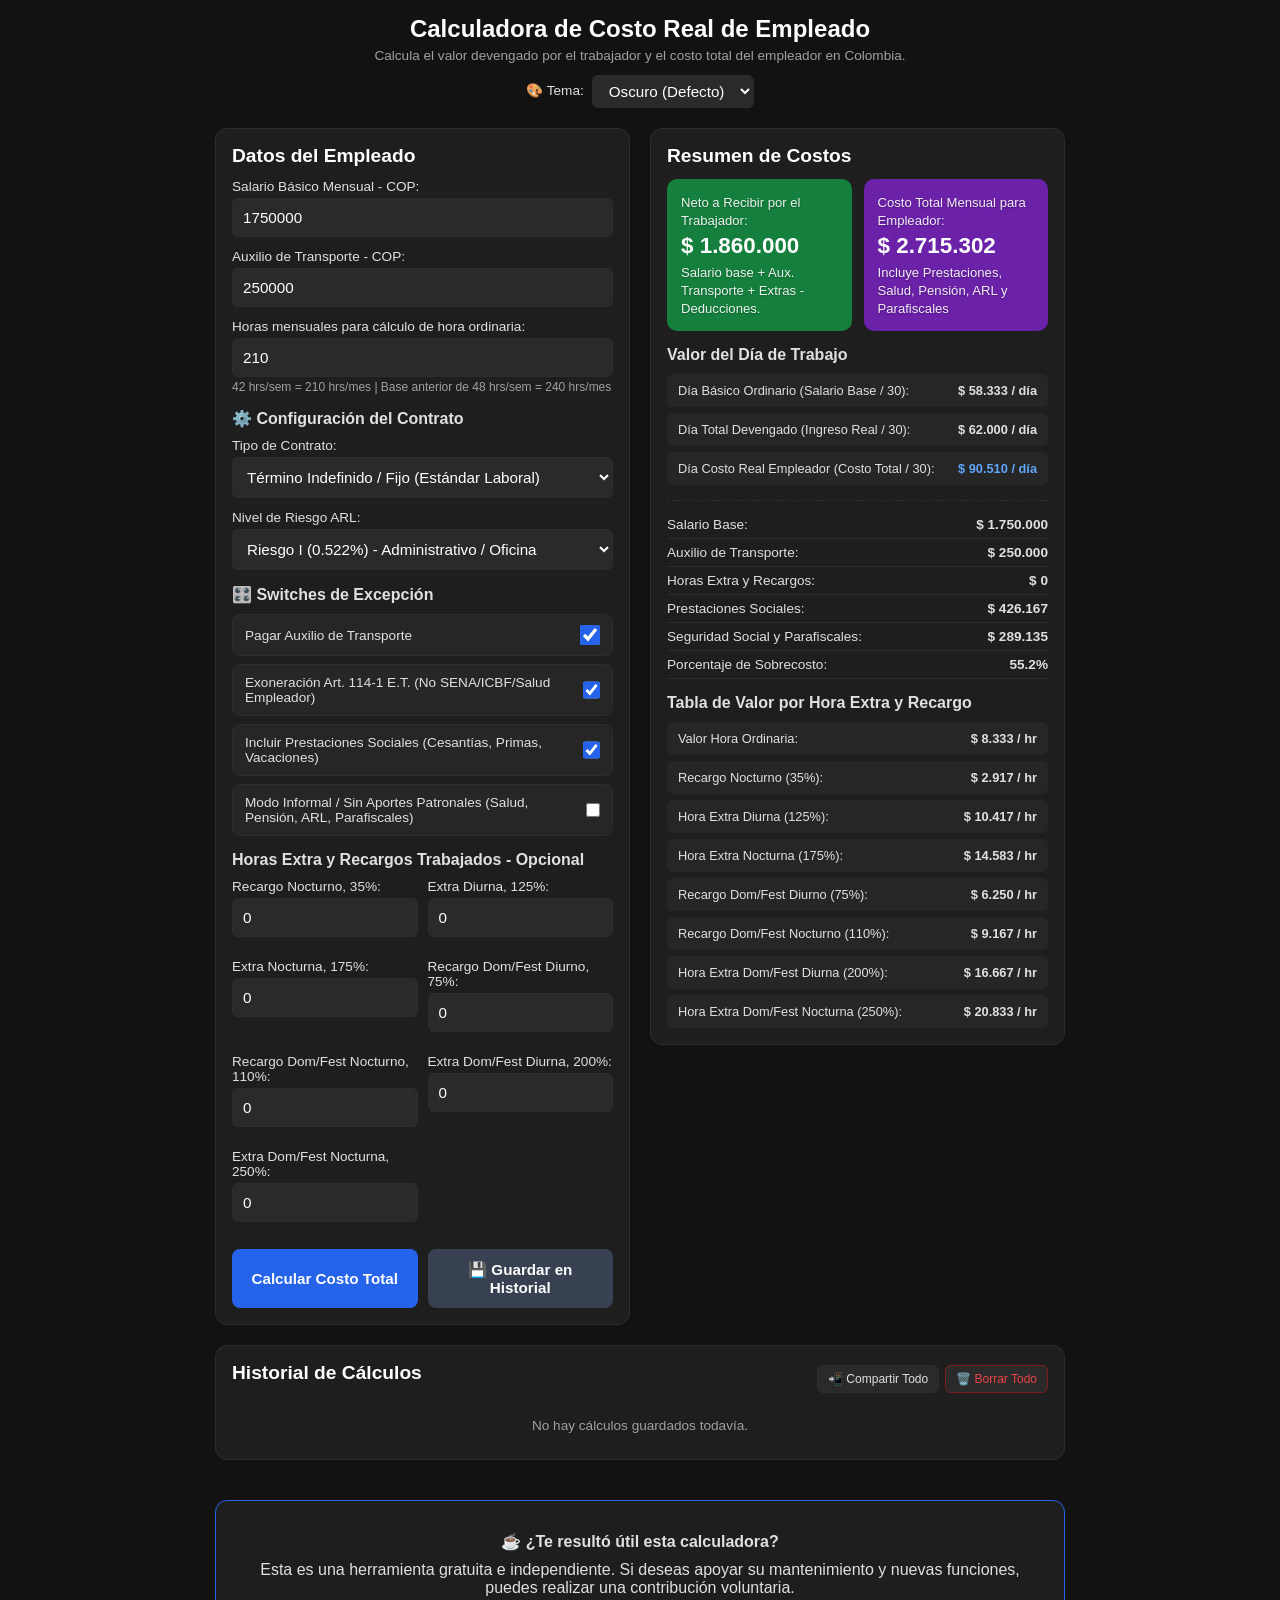
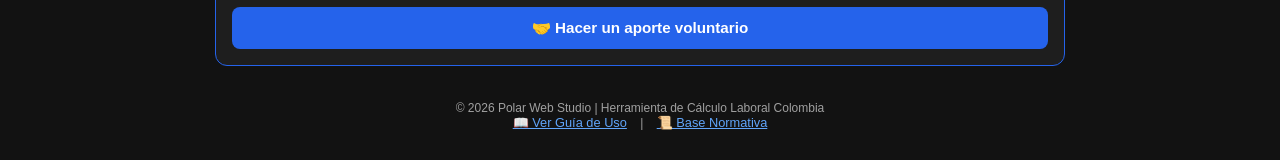
<file: index.html>
<!doctype html>
<html lang="es">
    <head>
        <meta charset="UTF-8" />
        <meta name="viewport" content="width=device-width, initial-scale=1.0" />
        <title>Calculadora de Costo Real de Empleado - Colombia</title>
        <link rel="stylesheet" href="style.css" />
    </head>
    <body>
        <div class="container">
            <header>
                <h1>Calculadora de Costo Real de Empleado</h1>
                <p
                    >Calcula el valor devengado por el trabajador y el costo
                    total del empleador en Colombia.</p
                >

                <div class="theme-selector">
                    <label for="themeSelect">🎨 Tema:</label>
                    <select id="themeSelect">
                        <option value="dark">Oscuro (Defecto)</option>
                        <option value="light">Claro</option>
                        <option value="slate">Gris</option>
                        <option value="blue">Azul Oscuro</option>
                    </select>
                </div>
            </header>

            <main>
                <section class="card form-section">
                    <h2>Datos del Empleado</h2>

                    <div class="form-group">
                        <label for="salarioBase"
                            >Salario Básico Mensual - COP:</label
                        >
                        <input
                            type="number"
                            id="salarioBase"
                            value="1750000"
                            placeholder="Ej: 1300000"
                        />
                    </div>

                    <div class="form-group">
                        <label for="auxilioTransporte"
                            >Auxilio de Transporte - COP:</label
                        >
                        <input
                            type="number"
                            id="auxilioTransporte"
                            value="250000"
                            placeholder="Ej: 249095"
                        />
                    </div>

                    <div class="form-group">
                        <label for="horasMes"
                            >Horas mensuales para cálculo de hora
                            ordinaria:</label
                        >
                        <input type="number" id="horasMes" value="210" />
                        <small
                            >42 hrs/sem = 210 hrs/mes | Base anterior de 48
                            hrs/sem = 240 hrs/mes</small
                        >
                    </div>

                    <!-- Configuración del Contrato -->
                    <h3>⚙️ Configuración del Contrato</h3>
                    <div class="form-group">
                        <label for="tipoContrato">Tipo de Contrato:</label>
                        <select id="tipoContrato">
                            <option value="indefinido" selected
                                >Término Indefinido / Fijo (Estándar
                                Laboral)</option
                            >
                            <option value="servicios"
                                >Prestación de Servicios (Costo Empleador
                                $0)</option
                            >
                            <option value="integral"
                                >Salario Integral (Sin Prestaciones
                                Tradicionales)</option
                            >
                        </select>
                    </div>

                    <div class="form-group">
                        <label for="nivelARL">Nivel de Riesgo ARL:</label>
                        <select id="nivelARL">
                            <option value="1" selected
                                >Riesgo I (0.522%) - Administrativo /
                                Oficina</option
                            >
                            <option value="2"
                                >Riesgo II (1.044%) - Comercio / Almacén</option
                            >
                            <option value="3"
                                >Riesgo III (2.436%) - Manufactura /
                                Procesos</option
                            >
                            <option value="4"
                                >Riesgo IV (4.350%) - Transporte /
                                Maquinaria</option
                            >
                            <option value="5"
                                >Riesgo V (6.960%) - Minería /
                                Construcción</option
                            >
                        </select>
                    </div>

                    <!-- Switches / Opciones de Excepción -->
                    <h3>🎛️ Switches de Excepción</h3>
                    <div class="switches-grid">
                        <div class="switch-item">
                            <label for="switchAuxTransporte"
                                >Pagar Auxilio de Transporte</label
                            >
                            <input
                                type="checkbox"
                                id="switchAuxTransporte"
                                checked
                            />
                        </div>

                        <div class="switch-item">
                            <label for="switchExoneracion"
                                >Exoneración Art. 114-1 E.T. (No SENA/ICBF/Salud
                                Empleador)</label
                            >
                            <input
                                type="checkbox"
                                id="switchExoneracion"
                                checked
                            />
                        </div>

                        <div class="switch-item">
                            <label for="switchPrestaciones"
                                >Incluir Prestaciones Sociales (Cesantías,
                                Primas, Vacaciones)</label
                            >
                            <input
                                type="checkbox"
                                id="switchPrestaciones"
                                checked
                            />
                        </div>

                        <div class="switch-item">
                            <label for="switchInformal"
                                >Modo Informal / Sin Aportes Patronales (Salud,
                                Pensión, ARL, Parafiscales)</label
                            >
                            <input type="checkbox" id="switchInformal" />
                        </div>
                    </div>

                    <h3>Horas Extra y Recargos Trabajados - Opcional</h3>
                    <div class="grid-inputs">
                        <div class="form-group">
                            <label for="recNocturno"
                                >Recargo Nocturno, 35%:</label
                            >
                            <input type="number" id="recNocturno" value="0" />
                        </div>
                        <div class="form-group">
                            <label for="extDiurna">Extra Diurna, 125%:</label>
                            <input type="number" id="extDiurna" value="0" />
                        </div>
                        <div class="form-group">
                            <label for="extNocturna"
                                >Extra Nocturna, 175%:</label
                            >
                            <input type="number" id="extNocturna" value="0" />
                        </div>
                        <div class="form-group">
                            <label for="recDomDiurno"
                                >Recargo Dom/Fest Diurno, 75%:</label
                            >
                            <input type="number" id="recDomDiurno" value="0" />
                        </div>
                        <div class="form-group">
                            <label for="recDomNocturno"
                                >Recargo Dom/Fest Nocturno, 110%:</label
                            >
                            <input
                                type="number"
                                id="recDomNocturno"
                                value="0"
                            />
                        </div>
                        <div class="form-group">
                            <label for="extDomDiurna"
                                >Extra Dom/Fest Diurna, 200%:</label
                            >
                            <input type="number" id="extDomDiurna" value="0" />
                        </div>
                        <div class="form-group">
                            <label for="extDomNocturna"
                                >Extra Dom/Fest Nocturna, 250%:</label
                            >
                            <input
                                type="number"
                                id="extDomNocturna"
                                value="0"
                            />
                        </div>
                    </div>

                    <div class="button-group">
                        <button id="btnCalcular" class="btn btn-primary"
                            >Calcular Costo Total</button
                        >
                        <button id="btnGuardar" class="btn btn-secondary"
                            >💾 Guardar en Historial</button
                        >
                    </div>
                </section>

                <section class="card results-section">
                    <h2>Resumen de Costos</h2>

                    <div class="results-grid">
                        <div class="card-result worker-card">
                            <span>Neto a Recibir por el Trabajador:</span>
                            <h3 id="totalWorker">$ 0</h3>
                            <small
                                >Salario base + Aux. Transporte + Extras -
                                Deducciones.</small
                            >
                        </div>

                        <div class="card-result employer-card">
                            <span>Costo Total Mensual para Empleador:</span>
                            <h3 id="totalEmployer">$ 0</h3>
                            <small
                                >Incluye Prestaciones, Salud, Pensión, ARL y
                                Parafiscales</small
                            >
                        </div>
                    </div>

                    <h3>Valor del Día de Trabajo</h3>
                    <div class="rate-table">
                        <div class="rate-row">
                            <span
                                >Día Básico Ordinario (Salario Base / 30):</span
                            >
                            <strong id="detDiaBase">$ 0 / día</strong>
                        </div>
                        <div class="rate-row">
                            <span
                                >Día Total Devengado (Ingreso Real / 30):</span
                            >
                            <strong id="detDiaTrabajador">$ 0 / día</strong>
                        </div>
                        <div class="rate-row">
                            <span
                                >Día Costo Real Empleador (Costo Total /
                                30):</span
                            >
                            <strong id="detDiaEmpleador" style="color: #60a5fa"
                                >$ 0 / día</strong
                            >
                        </div>
                    </div>

                    <div class="details-list" style="margin-top: 15px">
                        <div
                            class="detail-item"
                            id="rowFSP"
                            style="display: none"
                        >
                            <span>Deducción Fondo Solidaridad Pensional:</span>
                            <strong id="detFSP" style="color: #ef4444"
                                >$ 0</strong
                            >
                        </div>
                        <div class="detail-item">
                            <span>Salario Base:</span>
                            <strong id="detSalario">$ 0</strong>
                        </div>
                        <div class="detail-item">
                            <span>Auxilio de Transporte:</span>
                            <strong id="detAuxilio">$ 0</strong>
                        </div>
                        <div class="detail-item">
                            <span>Horas Extra y Recargos:</span>
                            <strong id="detExtras">$ 0</strong>
                        </div>
                        <div class="detail-item">
                            <span>Prestaciones Sociales:</span>
                            <strong id="detPrestaciones">$ 0</strong>
                        </div>
                        <div class="detail-item">
                            <span>Seguridad Social y Parafiscales:</span>
                            <strong id="detSeguridad">$ 0</strong>
                        </div>
                        <div class="detail-item">
                            <span>Porcentaje de Sobrecosto:</span>
                            <strong id="detSobrecosto">0%</strong>
                        </div>
                    </div>

                    <h3>Tabla de Valor por Hora Extra y Recargo</h3>
                    <div class="rate-table" id="rateTable">
                        <!-- Generado dinámicamente con JS -->
                    </div>
                </section>

                <section class="card history-section">
                    <div class="history-header">
                        <h2>Historial de Cálculos</h2>
                        <div class="global-actions">
                            <button id="btnShareAll" class="btn-action"
                                >📲 Compartir Todo</button
                            >
                            <button
                                id="btnClearAll"
                                class="btn-action btn-danger"
                                >🗑️ Borrar Todo</button
                            >
                        </div>
                    </div>

                    <!-- Métricas Promedio del Historial -->
                    <div
                        id="historySummary"
                        class="rate-row"
                        style="
                            margin-bottom: 12px;
                            display: none;
                            background-color: var(--bg-input);
                        "
                    >
                        <span>Costo Día Promedio (Acumulado Historial):</span>
                        <strong id="avgCostoDia" style="color: #60a5fa"
                            >$ 0 / día</strong
                        >
                    </div>

                    <div id="historyList" class="history-list"></div>
                </section>
            </main>

            <!-- Sección de Apoyo / Donación -->
            <div class="support-section card">
                <h3>☕ ¿Te resultó útil esta calculadora?</h3>
                <p
                    >Esta es una herramienta gratuita e independiente. Si deseas
                    apoyar su mantenimiento y nuevas funciones, puedes realizar
                    una contribución voluntaria.</p
                >
                <button id="btnDonate" class="btn btn-support"
                    >🤝 Hacer un aporte voluntario</button
                >
            </div>

            <!-- Modal / Ventana Emergente -->
            <div id="donateModal" class="modal">
                <div class="modal-content">
                    <span class="close-modal" id="closeDonate">&times;</span>
                    <h3>Apoyar el Proyecto</h3>
                    <p
                        >Tu colaboración ayuda a mantener la plataforma sin
                        anuncios y actualizada con la normativa laboral
                        colombiana.</p
                    >
                    <div class="payment-methods">
                        <p
                            ><strong>Cuenta ahorros Davivienda:</strong>
                            <code
                                >0550488423200937 a nombre de Carlos López
                                .</code
                            ></p
                        >
                    </div>
                    <button
                        class="btn btn-secondary"
                        onclick="copySupportNumber('0550488423200937')"
                        >📋 Copiar Número de Cuenta</button
                    >
                </div>
            </div>

            <!-- Pie de página -->
            <footer>
                <p
                    >© 2026 Polar Web Studio | Herramienta de Cálculo Laboral
                    Colombia</p
                >
                <p>
                    <a
                        href="como-usar.html"
                        style="
                            color: #60a5fa;
                            font-size: 0.8rem;
                            text-decoration: underline;
                            margin-right: 10px;
                        "
                        >📖 Ver Guía de Uso</a
                    >
                    |
                    <a
                        href="normativa.html"
                        style="
                            color: #60a5fa;
                            font-size: 0.8rem;
                            text-decoration: underline;
                            margin-left: 10px;
                        "
                        >📜 Base Normativa</a
                    >
                </p>
            </footer>
        </div>
        <script src="config.js"></script>
        <script src="script.js"></script>
    </body>
</html>
</file>
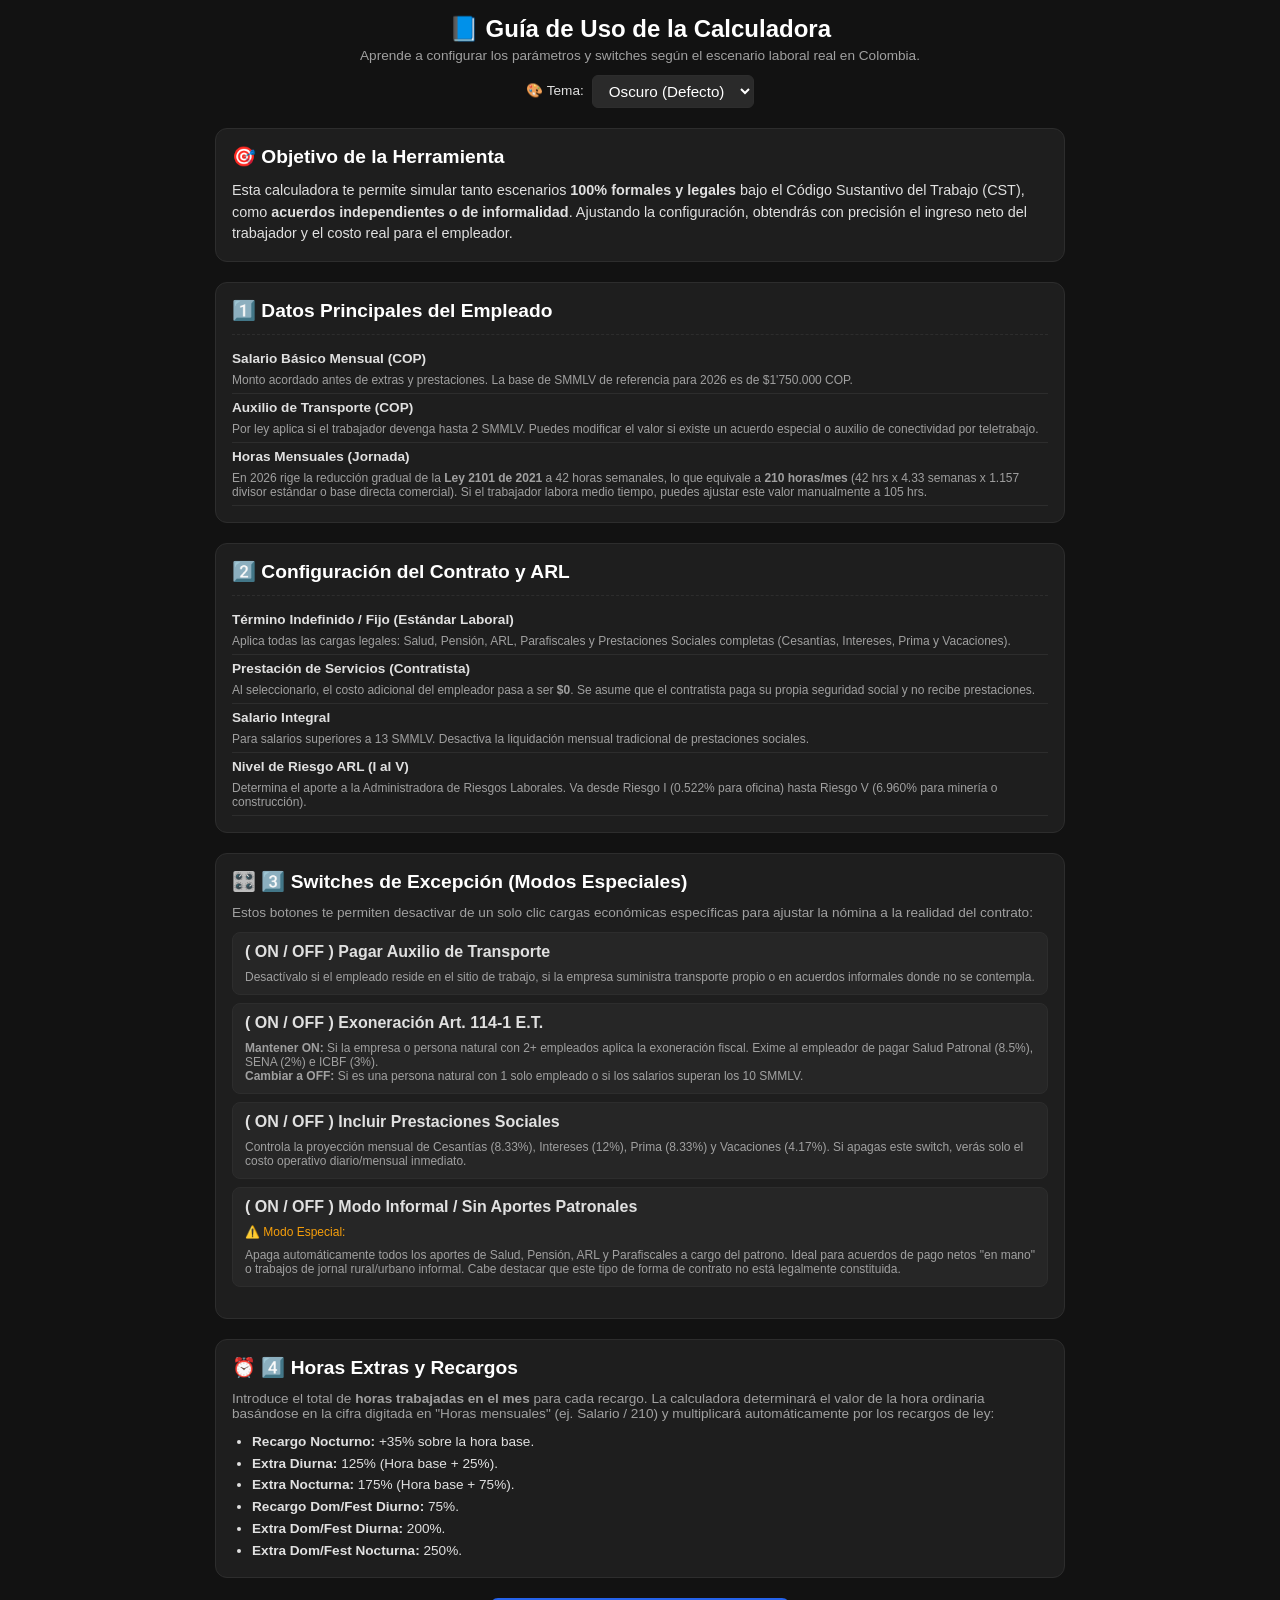
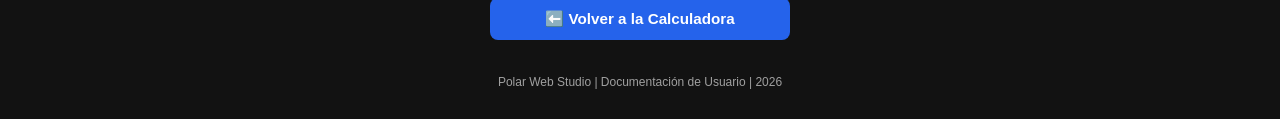
<file: como-usar.html>
<!doctype html>
<html lang="es">
    <head>
        <meta charset="UTF-8" />
        <meta name="viewport" content="width=device-width, initial-scale=1.0" />
        <title>Cómo Usar la Calculadora - Guía Paso a Paso</title>
        <link rel="stylesheet" href="style.css" />
    </head>
    <body>
        <div class="container">
            <header>
                <h1>📘 Guía de Uso de la Calculadora</h1>
                <p>
                    Aprende a configurar los parámetros y switches según el
                    escenario laboral real en Colombia.
                </p>

                <div class="theme-selector">
                    <label for="themeSelect">🎨 Tema:</label>
                    <select id="themeSelect">
                        <option value="dark">Oscuro (Defecto)</option>
                        <option value="light">Claro</option>
                        <option value="slate">Gris</option>
                        <option value="blue">Azul Oscuro</option>
                    </select>
                </div>
            </header>

            <main style="display: block">
                <!-- Introducción Breve -->
                <section class="card">
                    <h2>🎯 Objetivo de la Herramienta</h2>
                    <p
                        style="
                            font-size: 0.9rem;
                            line-height: 1.5;
                            color: var(--text-color);
                        "
                    >
                        Esta calculadora te permite simular tanto escenarios
                        <strong>100% formales y legales</strong> bajo el Código
                        Sustantivo del Trabajo (CST), como
                        <strong
                            >acuerdos independientes o de informalidad</strong
                        >. Ajustando la configuración, obtendrás con precisión
                        el ingreso neto del trabajador y el costo real para el
                        empleador.
                    </p>
                </section>

                <!-- Sección 1: Entradas Básicas -->
                <section class="card">
                    <h2>1️⃣ Datos Principales del Empleado</h2>
                    <div class="details-list">
                        <div
                            class="detail-item"
                            style="
                                flex-direction: column;
                                align-items: flex-start;
                                gap: 4px;
                            "
                        >
                            <strong>Salario Básico Mensual (COP)</strong>
                            <small
                                >Monto acordado antes de extras y prestaciones.
                                La base de SMMLV de referencia para 2026 es de
                                $1'750.000 COP.</small
                            >
                        </div>
                        <div
                            class="detail-item"
                            style="
                                flex-direction: column;
                                align-items: flex-start;
                                gap: 4px;
                            "
                        >
                            <strong>Auxilio de Transporte (COP)</strong>
                            <small
                                >Por ley aplica si el trabajador devenga hasta 2
                                SMMLV. Puedes modificar el valor si existe un
                                acuerdo especial o auxilio de conectividad por
                                teletrabajo.</small
                            >
                        </div>
                        <div
                            class="detail-item"
                            style="
                                flex-direction: column;
                                align-items: flex-start;
                                gap: 4px;
                            "
                        >
                            <strong>Horas Mensuales (Jornada)</strong>
                            <small
                                >En 2026 rige la reducción gradual de la
                                <strong>Ley 2101 de 2021</strong> a 42 horas
                                semanales, lo que equivale a
                                <strong>210 horas/mes</strong> (42 hrs x 4.33
                                semanas x 1.157 divisor estándar o base directa
                                comercial). Si el trabajador labora medio
                                tiempo, puedes ajustar este valor manualmente a
                                105 hrs.</small
                            >
                        </div>
                    </div>
                </section>

                <!-- Sección 2: Tipos de Contrato y ARL -->
                <section class="card">
                    <h2>2️⃣ Configuración del Contrato y ARL</h2>
                    <div class="details-list">
                        <div
                            class="detail-item"
                            style="
                                flex-direction: column;
                                align-items: flex-start;
                                gap: 4px;
                            "
                        >
                            <strong
                                >Término Indefinido / Fijo (Estándar
                                Laboral)</strong
                            >
                            <small
                                >Aplica todas las cargas legales: Salud,
                                Pensión, ARL, Parafiscales y Prestaciones
                                Sociales completas (Cesantías, Intereses, Prima
                                y Vacaciones).</small
                            >
                        </div>
                        <div
                            class="detail-item"
                            style="
                                flex-direction: column;
                                align-items: flex-start;
                                gap: 4px;
                            "
                        >
                            <strong
                                >Prestación de Servicios (Contratista)</strong
                            >
                            <small
                                >Al seleccionarlo, el costo adicional del
                                empleador pasa a ser <strong>$0</strong>. Se
                                asume que el contratista paga su propia
                                seguridad social y no recibe
                                prestaciones.</small
                            >
                        </div>
                        <div
                            class="detail-item"
                            style="
                                flex-direction: column;
                                align-items: flex-start;
                                gap: 4px;
                            "
                        >
                            <strong>Salario Integral</strong>
                            <small
                                >Para salarios superiores a 13 SMMLV. Desactiva
                                la liquidación mensual tradicional de
                                prestaciones sociales.</small
                            >
                        </div>
                        <div
                            class="detail-item"
                            style="
                                flex-direction: column;
                                align-items: flex-start;
                                gap: 4px;
                            "
                        >
                            <strong>Nivel de Riesgo ARL (I al V)</strong>
                            <small
                                >Determina el aporte a la Administradora de
                                Riesgos Laborales. Va desde Riesgo I (0.522%
                                para oficina) hasta Riesgo V (6.960% para
                                minería o construcción).</small
                            >
                        </div>
                    </div>
                </section>

                <!-- Sección 3: Explicación de Switches -->
                <section class="card">
                    <h2>🎛️ 3️⃣ Switches de Excepción (Modos Especiales)</h2>
                    <p
                        style="
                            font-size: 0.85rem;
                            color: var(--text-muted);
                            margin-bottom: 12px;
                        "
                    >
                        Estos botones te permiten desactivar de un solo clic
                        cargas económicas específicas para ajustar la nómina a
                        la realidad del contrato:
                    </p>

                    <div class="switches-grid">
                        <div
                            class="switch-item"
                            style="
                                flex-direction: column;
                                align-items: flex-start;
                                gap: 6px;
                            "
                        >
                            <strong
                                >( ON / OFF ) Pagar Auxilio de
                                Transporte</strong
                            >
                            <small
                                >Desactívalo si el empleado reside en el sitio
                                de trabajo, si la empresa suministra transporte
                                propio o en acuerdos informales donde no se
                                contempla.</small
                            >
                        </div>

                        <div
                            class="switch-item"
                            style="
                                flex-direction: column;
                                align-items: flex-start;
                                gap: 6px;
                            "
                        >
                            <strong
                                >( ON / OFF ) Exoneración Art. 114-1
                                E.T.</strong
                            >
                            <small
                                ><strong>Mantener ON:</strong> Si la empresa o
                                persona natural con 2+ empleados aplica la
                                exoneración fiscal. Exime al empleador de pagar
                                Salud Patronal (8.5%), SENA (2%) e ICBF (3%).<br /><strong
                                    >Cambiar a OFF:</strong
                                >
                                Si es una persona natural con 1 solo empleado o
                                si los salarios superan los 10 SMMLV.</small
                            >
                        </div>

                        <div
                            class="switch-item"
                            style="
                                flex-direction: column;
                                align-items: flex-start;
                                gap: 6px;
                            "
                        >
                            <strong
                                >( ON / OFF ) Incluir Prestaciones
                                Sociales</strong
                            >
                            <small
                                >Controla la proyección mensual de Cesantías
                                (8.33%), Intereses (12%), Prima (8.33%) y
                                Vacaciones (4.17%). Si apagas este switch, verás
                                solo el costo operativo diario/mensual
                                inmediato.</small
                            >
                        </div>

                        <div
                            class="switch-item"
                            style="
                                flex-direction: column;
                                align-items: flex-start;
                                gap: 6px;
                            "
                        >
                            <strong
                                >( ON / OFF ) Modo Informal / Sin Aportes
                                Patronales</strong
                            >
                            <small style="color: #f59e0b"
                                >⚠️ Modo Especial:</small
                            >
                            <small
                                >Apaga automáticamente todos los aportes de
                                Salud, Pensión, ARL y Parafiscales a cargo del
                                patrono. Ideal para acuerdos de pago netos "en
                                mano" o trabajos de jornal rural/urbano
                                informal. Cabe destacar que este tipo de forma de contrato no está legalmente constituida. </small
                            >
                        </div>
                    </div>
                </section>

                <!-- Sección 4: Horas Extras y Recargos -->
                <section class="card">
                    <h2>⏰ 4️⃣ Horas Extras y Recargos</h2>
                    <p
                        style="
                            font-size: 0.85rem;
                            color: var(--text-muted);
                            margin-bottom: 10px;
                        "
                    >
                        Introduce el total de
                        <strong>horas trabajadas en el mes</strong> para cada
                        recargo. La calculadora determinará el valor de la hora
                        ordinaria basándose en la cifra digitada en "Horas
                        mensuales" (ej. Salario / 210) y multiplicará
                        automáticamente por los recargos de ley:
                    </p>
                    <ul
                        style="
                            font-size: 0.85rem;
                            padding-left: 20px;
                            color: var(--text-color);
                            line-height: 1.6;
                        "
                    >
                        <li
                            ><strong>Recargo Nocturno:</strong> +35% sobre la
                            hora base.</li
                        >
                        <li
                            ><strong>Extra Diurna:</strong> 125% (Hora base +
                            25%).</li
                        >
                        <li
                            ><strong>Extra Nocturna:</strong> 175% (Hora base +
                            75%).</li
                        >
                        <li><strong>Recargo Dom/Fest Diurno:</strong> 75%.</li>
                        <li><strong>Extra Dom/Fest Diurna:</strong> 200%.</li>
                        <li><strong>Extra Dom/Fest Nocturna:</strong> 250%.</li>
                    </ul>
                </section>

                <!-- Botón de Regreso -->
                <div
                    style="
                        text-align: center;
                        margin-top: 20px;
                        margin-bottom: 20px;
                    "
                >
                    <a
                        href="index.html"
                        class="btn btn-primary"
                        style="
                            display: inline-block;
                            text-decoration: none;
                            max-width: 300px;
                        "
                    >
                        ⬅️ Volver a la Calculadora
                    </a>
                </div>
            </main>

            <footer>
                <p>Polar Web Studio | Documentación de Usuario | 2026</p>
            </footer>
        </div>

        <script>
            // Script para permitir cambiar de tema también desde el manual
            document.addEventListener("DOMContentLoaded", () => {
                const themeSelect = document.getElementById("themeSelect");
                if (themeSelect) {
                    const savedTheme =
                        localStorage.getItem("selectedTheme") || "dark";
                    document.documentElement.setAttribute(
                        "data-theme",
                        savedTheme
                    );
                    themeSelect.value = savedTheme;

                    themeSelect.addEventListener("change", e => {
                        const theme = e.target.value;
                        document.documentElement.setAttribute(
                            "data-theme",
                            theme
                        );
                        localStorage.setItem("selectedTheme", theme);
                    });
                }
            });
        </script>
    </body>
</html>
</file>
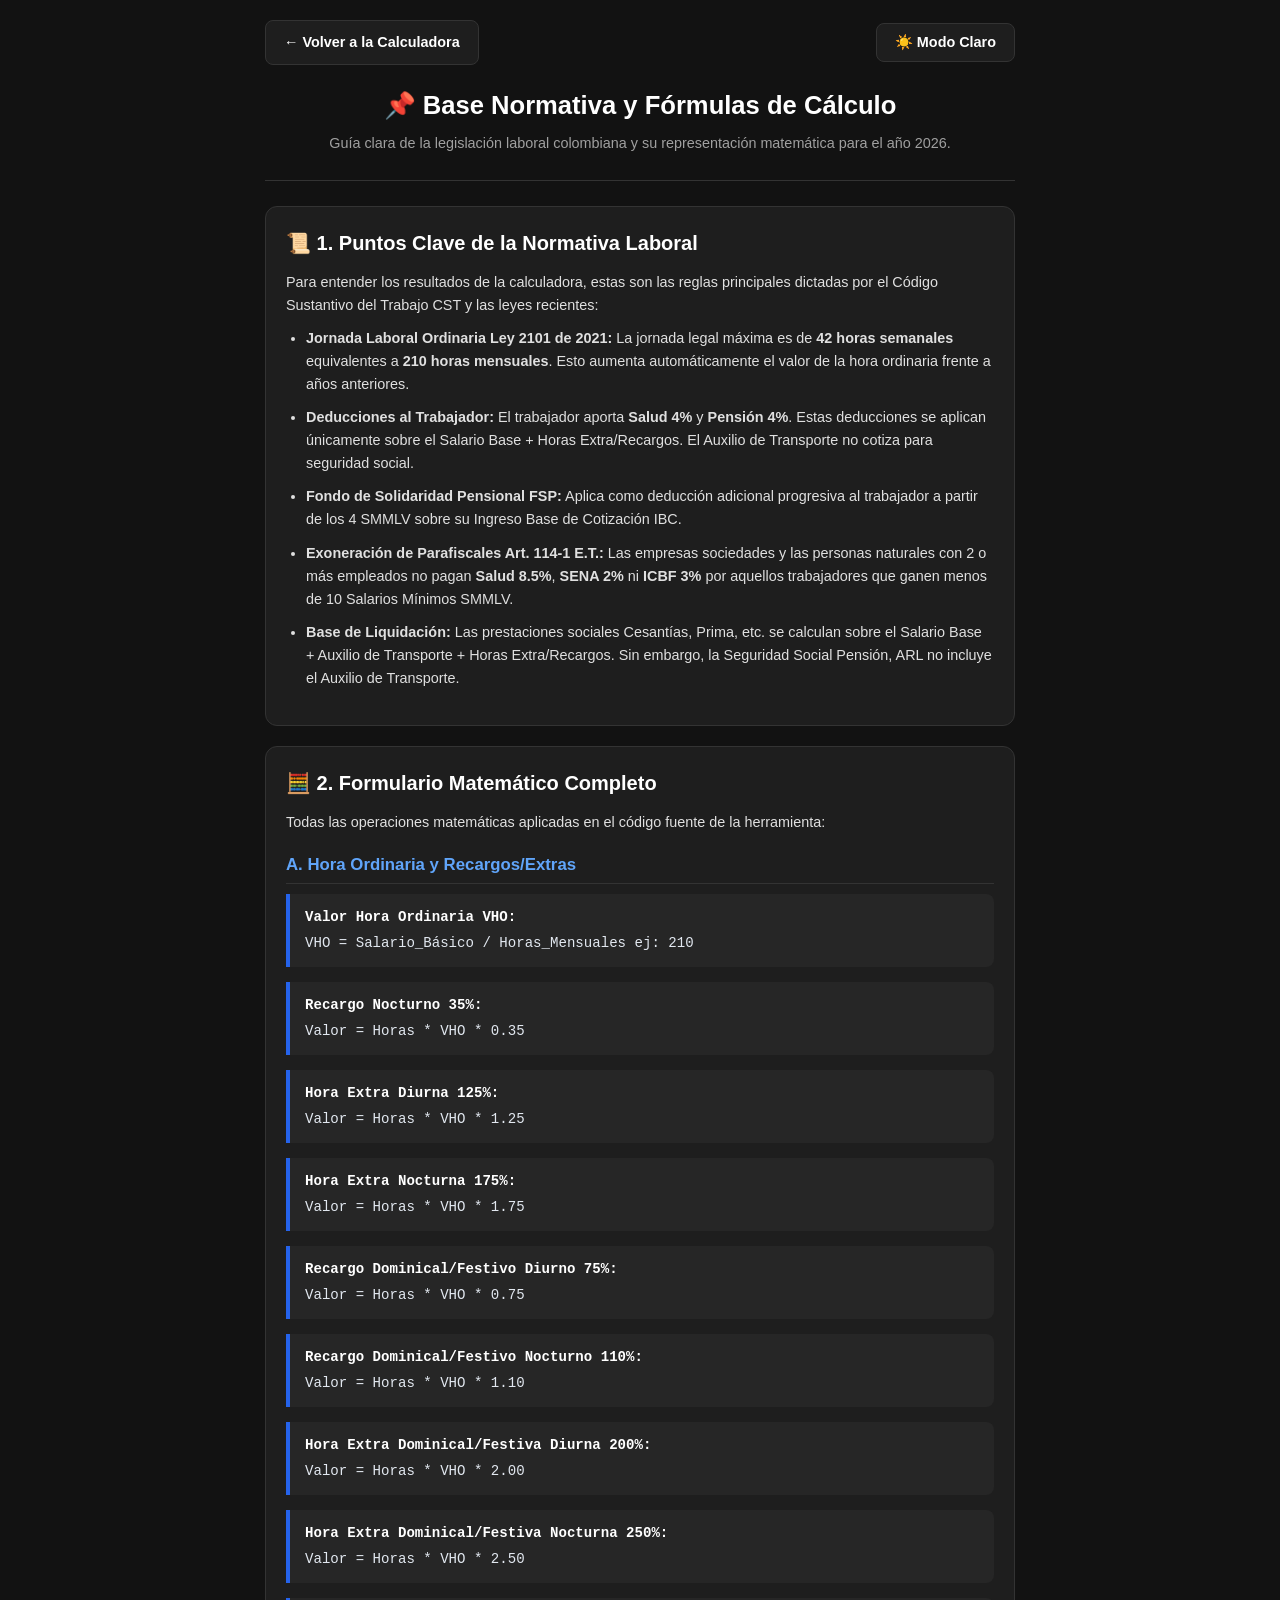
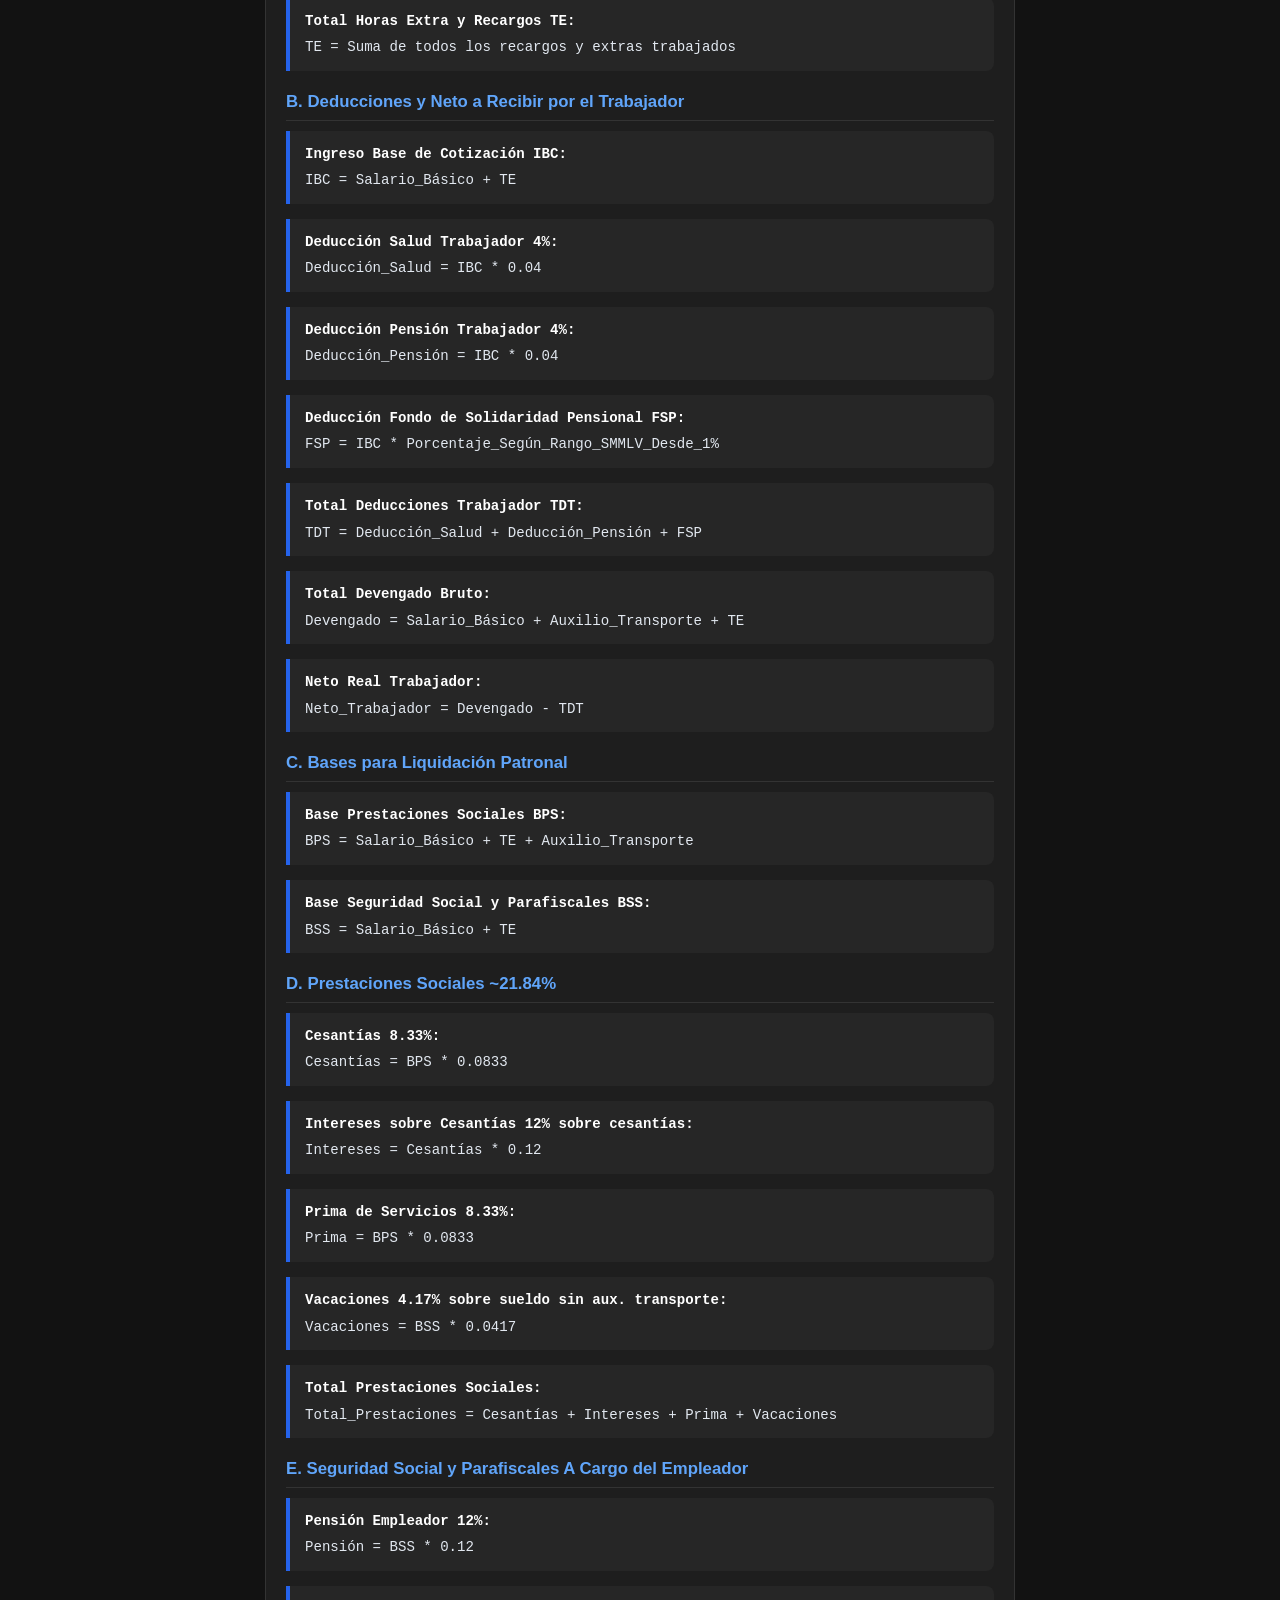
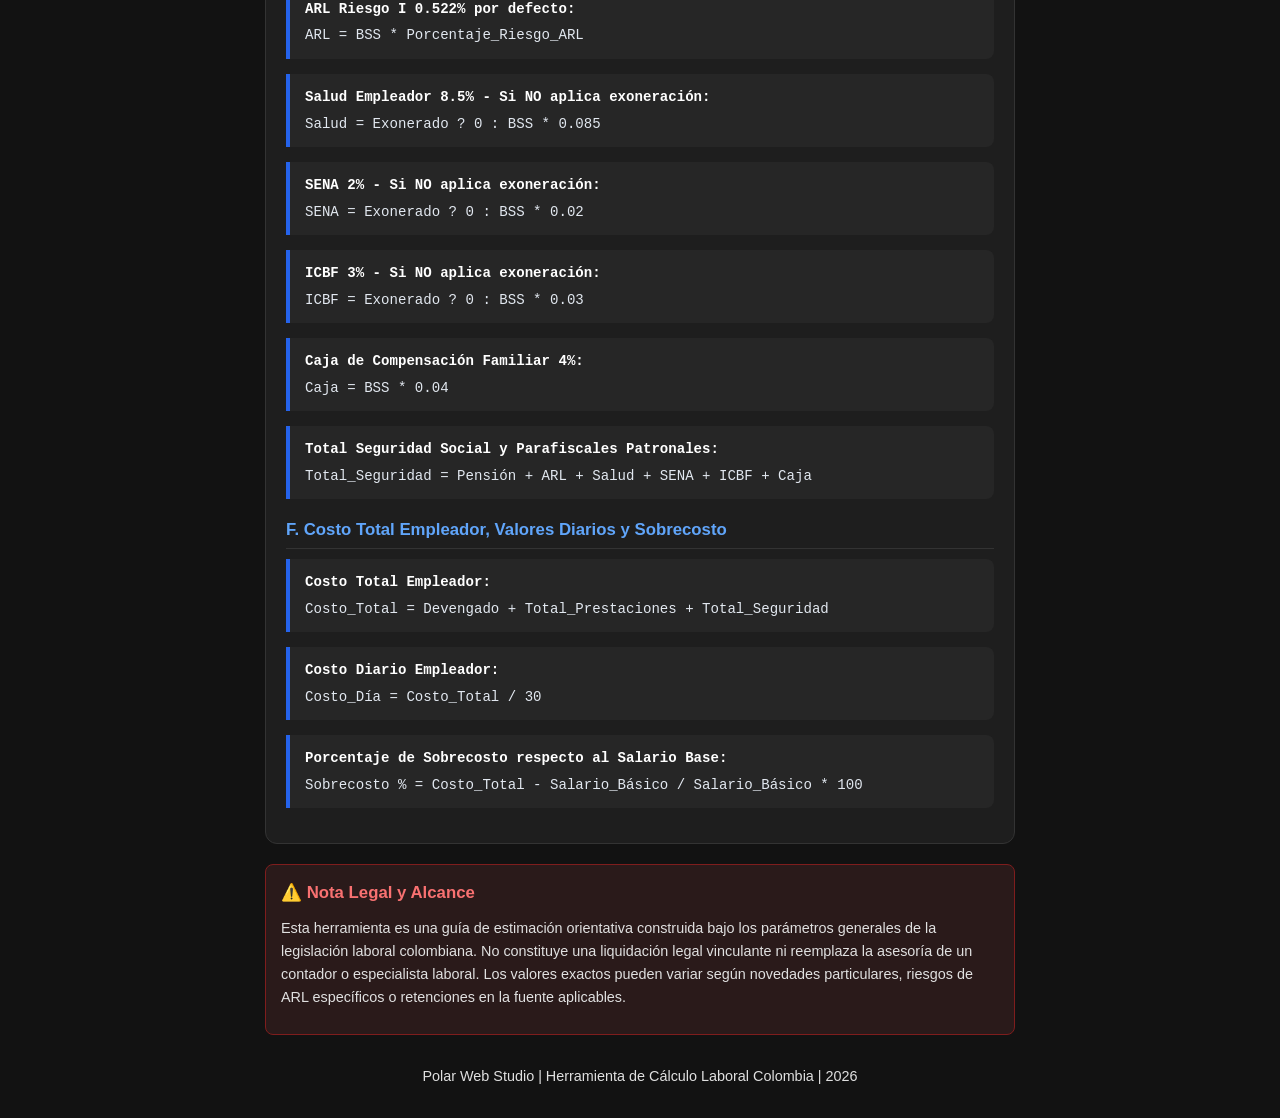
<file: normativa.html>
<!doctype html>
<html lang="es">
    <head>
        <meta charset="UTF-8" />
        <meta name="viewport" content="width=device-width, initial-scale=1.0" />
        <title>Base Normativa y Fórmulas - Calculadora Laboral Colombia</title>
        <style>
            :root {
                --bg-primary: #121212;
                --bg-card: #1e1e1e;
                --bg-inner: #262626;
                --accent-blue: #2563eb;
                --text-main: #e0e0e0;
                --text-muted: #a0a0a0;
                --border-color: #333333;
                --title-color: #ffffff;
                --sub-title-color: #60a5fa;
                --formula-text: #e2e8f0;
                --disc-bg: #2a1a1a;
                --disc-border: #7f1d1d;
                --disc-title: #f87171;
            }

            [data-theme="light"] {
                --bg-primary: #f4f6f9;
                --bg-card: #ffffff;
                --bg-inner: #f1f5f9;
                --accent-blue: #2563eb;
                --text-main: #1e293b;
                --text-muted: #64748b;
                --border-color: #e2e8f0;
                --title-color: #0f172a;
                --sub-title-color: #1d4ed8;
                --formula-text: #0f172a;
                --disc-bg: #fef2f2;
                --disc-border: #fca5a5;
                --disc-title: #991b1b;
            }

            * {
                box-sizing: border-box;
                margin: 0;
                padding: 0;
                font-family:
                    -apple-system, BlinkMacSystemFont, "Segoe UI", Roboto,
                    Helvetica, Arial, sans-serif;
                transition:
                    background-color 0.3s ease,
                    color 0.3s ease,
                    border-color 0.3s ease;
            }

            body {
                background-color: var(--bg-primary);
                color: var(--text-main);
                padding: 20px 15px;
                display: flex;
                justify-content: center;
                line-height: 1.6;
            }

            .container {
                width: 100%;
                max-width: 750px;
            }

            .top-bar {
                display: flex;
                justify-content: space-between;
                align-items: center;
                margin-bottom: 20px;
            }

            header {
                text-align: center;
                margin-bottom: 25px;
                border-bottom: 1px solid var(--border-color);
                padding-bottom: 15px;
            }

            header h1 {
                font-size: 1.6rem;
                color: var(--title-color);
                margin-bottom: 6px;
            }

            header p {
                color: var(--text-muted);
                font-size: 0.9rem;
            }

            .card {
                background-color: var(--bg-card);
                border: 1px solid var(--border-color);
                border-radius: 12px;
                padding: 20px;
                margin-bottom: 20px;
            }

            h2 {
                font-size: 1.25rem;
                color: var(--title-color);
                margin-bottom: 12px;
                display: flex;
                align-items: center;
                gap: 8px;
            }

            h3 {
                font-size: 1.05rem;
                color: var(--sub-title-color);
                margin: 18px 0 10px 0;
                border-bottom: 1px solid var(--border-color);
                padding-bottom: 4px;
            }

            p,
            li {
                font-size: 0.9rem;
                color: var(--text-main);
                margin-bottom: 10px;
            }

            ul {
                padding-left: 20px;
                margin-bottom: 15px;
            }

            /* Bloques de Fórmulas */
            .formula-box {
                background-color: var(--bg-inner);
                border-left: 4px solid var(--accent-blue);
                padding: 12px 15px;
                border-radius: 0 8px 8px 0;
                margin: 10px 0 15px 0;
                font-family: "Courier New", Courier, monospace;
                font-size: 0.88rem;
                color: var(--formula-text);
                overflow-x: auto;
            }

            .formula-title {
                font-family: inherit;
                font-weight: bold;
                color: var(--title-color);
                margin-bottom: 4px;
                display: block;
            }

            .disclaimer-box {
                background-color: var(--disc-bg);
                border: 1px solid var(--disc-border);
                border-radius: 8px;
                padding: 15px;
                margin-top: 20px;
            }

            .disclaimer-box h3 {
                color: var(--disc-title);
                border: none;
                margin-top: 0;
                padding: 0;
            }

            .btn-action {
                display: inline-block;
                background-color: var(--bg-card);
                border: 1px solid var(--border-color);
                color: var(--title-color);
                padding: 10px 18px;
                border-radius: 8px;
                text-decoration: none;
                font-size: 0.9rem;
                font-weight: bold;
                cursor: pointer;
            }

            .btn-action:hover {
                filter: brightness(1.2);
            }

            footer {
                text-align: center;
                font-size: 0.78rem;
                color: var(--text-muted);
                margin-top: 30px;
            }
        </style>
    </head>
    <body>
        <div class="container">
            <div class="top-bar">
                <a href="index.html" class="btn-action"
                    >← Volver a la Calculadora</a
                >
                <button id="themeToggle" class="btn-action"
                    >☀️ Modo Claro</button
                >
            </div>

            <header>
                <h1>📌 Base Normativa y Fórmulas de Cálculo</h1>
                <p
                    >Guía clara de la legislación laboral colombiana y su
                    representación matemática para el año 2026.</p
                >
            </header>

            <!-- SECCIÓN 1: NORMATIVA EN ESPAÑOL SENCILLO -->
            <section class="card">
                <h2>📜 1. Puntos Clave de la Normativa Laboral</h2>
                <p
                    >Para entender los resultados de la calculadora, estas son
                    las reglas principales dictadas por el Código Sustantivo del
                    Trabajo CST y las leyes recientes:</p
                >

                <ul>
                    <li
                        ><strong
                            >Jornada Laboral Ordinaria Ley 2101 de 2021:</strong
                        >
                        La jornada legal máxima es de
                        <strong>42 horas semanales</strong> equivalentes a
                        <strong>210 horas mensuales</strong>. Esto aumenta
                        automáticamente el valor de la hora ordinaria frente a
                        años anteriores.</li
                    >
                    <li
                        ><strong>Deducciones al Trabajador:</strong> El
                        trabajador aporta <strong>Salud 4%</strong> y
                        <strong>Pensión 4%</strong>. Estas deducciones se
                        aplican únicamente sobre el Salario Base + Horas
                        Extra/Recargos. El Auxilio de Transporte no cotiza para
                        seguridad social.</li
                    >
                    <li
                        ><strong>Fondo de Solidaridad Pensional FSP:</strong>
                        Aplica como deducción adicional progresiva al trabajador
                        a partir de los 4 SMMLV sobre su Ingreso Base de
                        Cotización IBC.</li
                    >
                    <li
                        ><strong
                            >Exoneración de Parafiscales Art. 114-1
                            E.T.:</strong
                        >
                        Las empresas sociedades y las personas naturales con 2 o
                        más empleados no pagan <strong>Salud 8.5%</strong>,
                        <strong>SENA 2%</strong> ni <strong>ICBF 3%</strong> por
                        aquellos trabajadores que ganen menos de 10 Salarios
                        Mínimos SMMLV.</li
                    >
                    <li
                        ><strong>Base de Liquidación:</strong> Las prestaciones
                        sociales Cesantías, Prima, etc. se calculan sobre el
                        Salario Base + Auxilio de Transporte + Horas
                        Extra/Recargos. Sin embargo, la Seguridad Social
                        Pensión, ARL no incluye el Auxilio de Transporte.</li
                    >
                </ul>
            </section>

            <!-- SECCIÓN 2: TODAS LAS FÓRMULAS MATEMÁTICAS -->
            <section class="card">
                <h2>🧮 2. Formulario Matemático Completo</h2>
                <p
                    >Todas las operaciones matemáticas aplicadas en el código
                    fuente de la herramienta:</p
                >

                <h3>A. Hora Ordinaria y Recargos/Extras</h3>

                <div class="formula-box">
                    <span class="formula-title">Valor Hora Ordinaria VHO:</span>
                    VHO = Salario_Básico / Horas_Mensuales ej: 210
                </div>

                <div class="formula-box">
                    <span class="formula-title">Recargo Nocturno 35%:</span>
                    Valor = Horas * VHO * 0.35
                </div>

                <div class="formula-box">
                    <span class="formula-title">Hora Extra Diurna 125%:</span>
                    Valor = Horas * VHO * 1.25
                </div>

                <div class="formula-box">
                    <span class="formula-title">Hora Extra Nocturna 175%:</span>
                    Valor = Horas * VHO * 1.75
                </div>

                <div class="formula-box">
                    <span class="formula-title"
                        >Recargo Dominical/Festivo Diurno 75%:</span
                    >
                    Valor = Horas * VHO * 0.75
                </div>

                <div class="formula-box">
                    <span class="formula-title"
                        >Recargo Dominical/Festivo Nocturno 110%:</span
                    >
                    Valor = Horas * VHO * 1.10
                </div>

                <div class="formula-box">
                    <span class="formula-title"
                        >Hora Extra Dominical/Festiva Diurna 200%:</span
                    >
                    Valor = Horas * VHO * 2.00
                </div>

                <div class="formula-box">
                    <span class="formula-title"
                        >Hora Extra Dominical/Festiva Nocturna 250%:</span
                    >
                    Valor = Horas * VHO * 2.50
                </div>

                <div class="formula-box">
                    <span class="formula-title"
                        >Total Horas Extra y Recargos TE:</span
                    >
                    TE = Suma de todos los recargos y extras trabajados
                </div>

                <h3>B. Deducciones y Neto a Recibir por el Trabajador</h3>

                <div class="formula-box">
                    <span class="formula-title"
                        >Ingreso Base de Cotización IBC:</span
                    >
                    IBC = Salario_Básico + TE
                </div>

                <div class="formula-box">
                    <span class="formula-title"
                        >Deducción Salud Trabajador 4%:</span
                    >
                    Deducción_Salud = IBC * 0.04
                </div>

                <div class="formula-box">
                    <span class="formula-title"
                        >Deducción Pensión Trabajador 4%:</span
                    >
                    Deducción_Pensión = IBC * 0.04
                </div>

                <div class="formula-box">
                    <span class="formula-title"
                        >Deducción Fondo de Solidaridad Pensional FSP:</span
                    >
                    FSP = IBC * Porcentaje_Según_Rango_SMMLV_Desde_1%
                </div>

                <div class="formula-box">
                    <span class="formula-title"
                        >Total Deducciones Trabajador TDT:</span
                    >
                    TDT = Deducción_Salud + Deducción_Pensión + FSP
                </div>

                <div class="formula-box">
                    <span class="formula-title">Total Devengado Bruto:</span>
                    Devengado = Salario_Básico + Auxilio_Transporte + TE
                </div>

                <div class="formula-box">
                    <span class="formula-title">Neto Real Trabajador:</span>
                    Neto_Trabajador = Devengado - TDT
                </div>

                <h3>C. Bases para Liquidación Patronal</h3>

                <div class="formula-box">
                    <span class="formula-title"
                        >Base Prestaciones Sociales BPS:</span
                    >
                    BPS = Salario_Básico + TE + Auxilio_Transporte
                </div>

                <div class="formula-box">
                    <span class="formula-title"
                        >Base Seguridad Social y Parafiscales BSS:</span
                    >
                    BSS = Salario_Básico + TE
                </div>

                <h3>D. Prestaciones Sociales ~21.84%</h3>

                <div class="formula-box">
                    <span class="formula-title">Cesantías 8.33%:</span>
                    Cesantías = BPS * 0.0833
                </div>

                <div class="formula-box">
                    <span class="formula-title"
                        >Intereses sobre Cesantías 12% sobre cesantías:</span
                    >
                    Intereses = Cesantías * 0.12
                </div>

                <div class="formula-box">
                    <span class="formula-title">Prima de Servicios 8.33%:</span>
                    Prima = BPS * 0.0833
                </div>

                <div class="formula-box">
                    <span class="formula-title"
                        >Vacaciones 4.17% sobre sueldo sin aux.
                        transporte:</span
                    >
                    Vacaciones = BSS * 0.0417
                </div>

                <div class="formula-box">
                    <span class="formula-title"
                        >Total Prestaciones Sociales:</span
                    >
                    Total_Prestaciones = Cesantías + Intereses + Prima +
                    Vacaciones
                </div>

                <h3
                    >E. Seguridad Social y Parafiscales A Cargo del
                    Empleador</h3
                >

                <div class="formula-box">
                    <span class="formula-title">Pensión Empleador 12%:</span>
                    Pensión = BSS * 0.12
                </div>

                <div class="formula-box">
                    <span class="formula-title"
                        >ARL Riesgo I 0.522% por defecto:</span
                    >
                    ARL = BSS * Porcentaje_Riesgo_ARL
                </div>

                <div class="formula-box">
                    <span class="formula-title"
                        >Salud Empleador 8.5% - Si NO aplica exoneración:</span
                    >
                    Salud = Exonerado ? 0 : BSS * 0.085
                </div>

                <div class="formula-box">
                    <span class="formula-title"
                        >SENA 2% - Si NO aplica exoneración:</span
                    >
                    SENA = Exonerado ? 0 : BSS * 0.02
                </div>

                <div class="formula-box">
                    <span class="formula-title"
                        >ICBF 3% - Si NO aplica exoneración:</span
                    >
                    ICBF = Exonerado ? 0 : BSS * 0.03
                </div>

                <div class="formula-box">
                    <span class="formula-title"
                        >Caja de Compensación Familiar 4%:</span
                    >
                    Caja = BSS * 0.04
                </div>

                <div class="formula-box">
                    <span class="formula-title"
                        >Total Seguridad Social y Parafiscales Patronales:</span
                    >
                    Total_Seguridad = Pensión + ARL + Salud + SENA + ICBF + Caja
                </div>

                <h3>F. Costo Total Empleador, Valores Diarios y Sobrecosto</h3>

                <div class="formula-box">
                    <span class="formula-title">Costo Total Empleador:</span>
                    Costo_Total = Devengado + Total_Prestaciones +
                    Total_Seguridad
                </div>

                <div class="formula-box">
                    <span class="formula-title">Costo Diario Empleador:</span>
                    Costo_Día = Costo_Total / 30
                </div>

                <div class="formula-box">
                    <span class="formula-title"
                        >Porcentaje de Sobrecosto respecto al Salario
                        Base:</span
                    >
                    Sobrecosto % = Costo_Total - Salario_Básico / Salario_Básico
                    * 100
                </div>
            </section>

            <!-- SECCIÓN 3: DESCARGO DE RESPONSABILIDAD -->
            <div class="disclaimer-box">
                <h3>⚠️ Nota Legal y Alcance</h3>
                <p
                    >Esta herramienta es una guía de estimación orientativa
                    construida bajo los parámetros generales de la legislación
                    laboral colombiana. No constituye una liquidación legal
                    vinculante ni reemplaza la asesoría de un contador o
                    especialista laboral. Los valores exactos pueden variar
                    según novedades particulares, riesgos de ARL específicos o
                    retenciones en la fuente aplicables.</p
                >
            </div>

            <footer>
                <p
                    >Polar Web Studio | Herramienta de Cálculo Laboral Colombia
                    | 2026</p
                >
            </footer>
        </div>

        <script>
            const themeToggleBtn = document.getElementById("themeToggle");
            const savedTheme = localStorage.getItem("theme");

            if (savedTheme) {
                document.documentElement.setAttribute("data-theme", savedTheme);
                themeToggleBtn.textContent =
                    savedTheme === "light" ? "🌙 Modo Oscuro" : "☀️ Modo Claro";
            }

            themeToggleBtn.addEventListener("click", () => {
                const currentTheme =
                    document.documentElement.getAttribute("data-theme");
                let newTheme = "light";

                if (currentTheme === "light") {
                    newTheme = "dark";
                    themeToggleBtn.textContent = "☀️ Modo Claro";
                    document.documentElement.removeAttribute("data-theme");
                } else {
                    document.documentElement.setAttribute(
                        "data-theme",
                        "light"
</file>
<file: style.css>
/* ==========================================
   VARIABLES DE TEMAS
   ========================================== */

/* Tema Oscuro (Por Defecto) */
:root {
    --bg-body: #121212;
    --bg-card: #1e1e1e;
    --bg-input: #2a2a2a;
    --text-color: #e0e0e0;
    --text-title: #ffffff;
    --text-muted: #a0a0a0;
    --border-color: #2d2d2d;
    --row-bg: #262626;
}

/* Tema Claro */
[data-theme="light"] {
    --bg-body: #f3f4f6;
    --bg-card: #ffffff;
    --bg-input: #f9fafb;
    --text-color: #1f2937;
    --text-title: #111827;
    --text-muted: #4b5563;
    --border-color: #e5e7eb;
    --row-bg: #f3f4f6;
}

/* Tema Gris Slate */
[data-theme="slate"] {
    --bg-body: #334155;
    --bg-card: #1e293b;
    --bg-input: #0f172a;
    --text-color: #cbd5e1;
    --text-title: #f8fafc;
    --text-muted: #94a3b8;
    --border-color: #475569;
    --row-bg: #0f172a;
}

/* Tema Azul Oscuro */
[data-theme="blue"] {
    --bg-body: #0b1329;
    --bg-card: #111c3a;
    --bg-input: #1a274e;
    --text-color: #cbd5e1;
    --text-title: #ffffff;
    --text-muted: #94a3b8;
    --border-color: #1e2d5a;
    --row-bg: #1a274e;
}

/* ==========================================
   ESTILOS GENERALES
   ========================================== */

* {
    box-sizing: border-box;
    margin: 0;
    padding: 0;
    font-family:
        -apple-system, BlinkMacSystemFont, "Segoe UI", Roboto, Helvetica, Arial,
        sans-serif;
}

body {
    background-color: var(--bg-body);
    color: var(--text-color);
    padding: 15px;
    display: flex;
    justify-content: center;
    transition:
        background-color 0.3s ease,
        color 0.3s ease;
}

.container {
    width: 100%;
    max-width: 650px;
    margin: 0 auto;
}

header {
    text-align: center;
    margin-bottom: 20px;
}

header h1 {
    font-size: 1.5rem;
    color: var(--text-title);
    margin-bottom: 5px;
}

header p {
    font-size: 0.85rem;
    color: var(--text-muted);
}

.theme-selector {
    margin-top: 12px;
    display: flex;
    align-items: center;
    justify-content: center;
    gap: 8px;
    font-size: 0.85rem;
}

.theme-selector select {
    width: auto;
    padding: 6px 12px;
    cursor: pointer;
}

.card {
    background-color: var(--bg-card);
    border: 1px solid var(--border-color);
    border-radius: 12px;
    padding: 16px;
    margin-bottom: 20px;
    transition:
        background-color 0.3s ease,
        border-color 0.3s ease;
}

h2 {
    font-size: 1.2rem;
    color: var(--text-title);
    margin-bottom: 12px;
}

h3 {
    font-size: 1rem;
    color: var(--text-color);
    margin: 15px 0 10px 0;
}

.form-group {
    margin-bottom: 12px;
    display: flex;
    flex-direction: column;
}

label {
    font-size: 0.85rem;
    margin-bottom: 4px;
    color: var(--text-color);
}

input,
select {
    width: 100%;
    padding: 10px;
    background-color: var(--bg-input);
    border: 1px solid var(--border-color);
    border-radius: 6px;
    color: var(--text-title);
    font-size: 0.95rem;
    transition:
        background-color 0.3s ease,
        border-color 0.3s ease,
        color 0.3s ease;
}

input:focus,
select:focus {
    outline: none;
    border-color: #2563eb;
    box-shadow: 0 0 0 2px rgba(37, 99, 235, 0.2);
}

small {
    font-size: 0.75rem;
    color: var(--text-muted);
    margin-top: 3px;
}

.grid-inputs {
    display: grid;
    grid-template-columns: repeat(auto-fit, minmax(130px, 1fr));
    gap: 10px;
}

/* Botones */
.button-group {
    display: flex;
    flex-direction: column;
    gap: 10px;
    margin-top: 15px;
}

@media (min-width: 500px) {
    .button-group {
        flex-direction: row;
    }
}

.btn {
    width: 100%;
    padding: 12px;
    border: none;
    border-radius: 8px;
    font-weight: bold;
    cursor: pointer;
    font-size: 0.95rem;
    transition: all 0.2s cubic-bezier(0.4, 0, 0.2, 1);
}

.btn:active {
    transform: scale(0.98);
}

.btn-primary {
    background-color: #2563eb;
    color: #ffffff;
}

.btn-primary:hover {
    background-color: #1d4ed8;
    box-shadow: 0 4px 12px rgba(37, 99, 235, 0.35);
}

.btn-secondary {
    background-color: #374151;
    color: #ffffff;
}

.btn-secondary:hover {
    background-color: #4b5563;
}

/* Resultados */
.results-grid {
    display: flex;
    flex-direction: column;
    gap: 10px;
    margin-bottom: 15px;
}

@media (min-width: 500px) {
    .results-grid {
        display: grid;
        grid-template-columns: 1fr 1fr;
    }
}

.card-result {
    padding: 14px;
    border-radius: 10px;
    color: #ffffff;
}

.worker-card {
    background-color: #15803d;
}

.employer-card {
    background-color: #6b21a8;
}

/* --- AJUSTE DE CONTRASTE Y LECTURABILIDAD --- */
.card-result span,
.card-result small,
.card-result p {
    font-size: 0.82rem;
    color: rgba(
        255,
        255,
        255,
        0.92
    ) !important; /* Blanco de alto contraste sobre verde/morado */
    font-weight: 500;
    text-shadow: 0 1px 2px rgba(0, 0, 0, 0.3); /* Sombra suave para separar de fondos claros u oscuros */
}

.card-result h3 {
    font-size: 1.4rem;
    margin: 4px 0;
    color: #ffffff !important;
    font-weight: 700;
}

.details-list {
    border-top: 1px dashed var(--border-color);
    padding-top: 10px;
}

.detail-item {
    display: flex;
    justify-content: space-between;
    align-items: center;
    padding: 6px 0;
    font-size: 0.85rem;
    border-bottom: 1px solid var(--border-color);
}

/* Tabla de valores por hora y tarifas */
.rate-table {
    display: grid;
    grid-template-columns: 1fr;
    gap: 6px;
}

.rate-row {
    display: flex;
    justify-content: space-between;
    align-items: center;
    background-color: var(--row-bg);
    padding: 8px 10px;
    border-radius: 6px;
    font-size: 0.8rem;
    border: 1px solid transparent;
    transition: background-color 0.2s ease;
}

/* Historial */
.history-header {
    display: flex;
    flex-wrap: wrap;
    justify-content: space-between;
    align-items: center;
    gap: 8px;
    margin-bottom: 12px;
}

.global-actions {
    display: flex;
    gap: 6px;
}

.btn-action {
    background-color: var(--bg-input);
    border: 1px solid var(--border-color);
    color: var(--text-color);
    padding: 6px 10px;
    border-radius: 6px;
    font-size: 0.75rem;
    cursor: pointer;
    transition: all 0.2s ease;
}

.btn-action:hover {
    background-color: var(--border-color);
}

.btn-danger {
    color: #ef4444;
    border-color: #7f1d1d;
}

.btn-danger:hover {
    background-color: #7f1d1d;
    color: #ffffff;
}

.history-list {
    display: flex;
    flex-direction: column;
    gap: 8px;
}

.history-item {
    background-color: var(--row-bg);
    border: 1px solid var(--border-color);
    padding: 10px;
    border-radius: 8px;
    display: flex;
    justify-content: space-between;
    align-items: center;
    font-size: 0.8rem;
    transition: border-color 0.2s ease;
}

.history-item:hover {
    border-color: #2563eb;
}

.history-info p {
    color: var(--text-muted);
    font-size: 0.75rem;
    margin-top: 2px;
}

.history-actions {
    display: flex;
    gap: 4px;
}

.btn-icon {
    background: none;
    border: none;
    font-size: 1rem;
    cursor: pointer;
    padding: 4px;
    border-radius: 4px;
    transition: background-color 0.2s ease;
}

.btn-icon:hover {
    background-color: var(--bg-input);
}

.empty-msg {
    font-size: 0.85rem;
    color: var(--text-muted);
    text-align: center;
    padding: 10px;
}

/* Modal y Sección de Apoyo */
.support-section {
    text-align: center;
    border: 1px solid #2563eb;
    margin-top: 20px;
}

.btn-support {
    background-color: #2563eb;
    color: #ffffff;
    margin-top: 10px;
}

.modal {
    display: none;
    position: fixed;
    z-index: 1000;
    left: 0;
    top: 0;
    width: 100%;
    height: 100%;
    background-color: rgba(0, 0, 0, 0.8);
    justify-content: center;
    align-items: center;
    backdrop-filter: blur(4px);
}

.modal-content {
    background-color: var(--bg-card);
    border: 1px solid var(--border-color);
    padding: 20px;
    border-radius: 12px;
    max-width: 400px;
    width: 90%;
    color: var(--text-color);
    position: relative;
    text-align: center;
    box-shadow: 0 10px 25px rgba(0, 0, 0, 0.5);
}

.payment-methods {
    margin: 15px 0;
    padding: 10px;
    background-color: var(--bg-input);
    border-radius: 8px;
    font-size: 0.85rem;
    word-break: break-all;
}

.close-modal {
    position: absolute;
    right: 15px;
    top: 10px;
    font-size: 1.5rem;
    cursor: pointer;
    color: var(--text-muted);
    transition: color 0.2s ease;
}

.close-modal:hover {
    color: var(--text-title);
}

footer {
    text-align: center;
    font-size: 0.75rem;
    color: var(--text-muted);
    padding: 15px 0;
}

/* ==========================================
   ESTILOS RESPONSIVOS AVANZADOS (320px -> TV 4K)
   ========================================== */

.container {
    width: 100%;
    max-width: 650px;
    margin: 0 auto;
    transition: max-width 0.3s ease;
}

/* 1. CELULARES MUY PEQUEÑOS (<= 360px: Galaxy Fold cerrado, iPhone SE) */
@media (max-width: 360px) {
    body {
        padding: 8px;
    }

    header h1 {
        font-size: 1.2rem;
    }

    .card {
        padding: 10px;
        border-radius: 8px;
    }

    .card-result h3 {
        font-size: 1.25rem;
    }

    .card-result span,
    .card-result small {
        font-size: 0.72rem;
    }

    .grid-inputs {
        grid-template-columns: 1fr;
    }

    .rate-row,
    .detail-item {
        font-size: 0.75rem;
        padding: 6px 4px;
    }

    .btn {
        padding: 10px;
        font-size: 0.85rem;
    }

    .history-header {
        flex-direction: column;
        align-items: flex-start;
    }

    .global-actions {
        width: 100%;
        justify-content: space-between;
    }
}

/* 2. PANTALLAS PROMEDIO / TABLETS EN VERTICAL (>= 520px) */
@media (min-width: 520px) {
    .results-grid {
        display: grid;
        grid-template-columns: 1fr 1fr;
        gap: 12px;
    }

    .button-group {
        flex-direction: row;
    }
}

/* 3. COMPUTADORAS Y ESCRITORIOS MEDIANOS (>= 900px) */
@media (min-width: 900px) {
    .container {
        max-width: 850px;
    }

    main {
        display: grid;
        grid-template-columns: 1fr 1fr;
        align-items: start;
        gap: 20px;
    }

    .form-section {
        margin-bottom: 0;
    }

    .history-section,
    .support-section {
        grid-column: span 2;
    }
}

/* 4. TELEVISORES Y PANTALLAS GIGANTES (>= 1400px: 2K / 4K / Smart TVs) */
@media (min-width: 1400px) {
    body {
        padding: 40px;
        font-size: 18px;
    }

    .container {
        max-width: 1200px;
    }

    header h1 {
        font-size: 2.2rem;
    }

    .card {
        padding: 24px;
        border-radius: 16px;
    }

    input,
    select,
    .btn {
        padding: 14px;
        font-size: 1.1rem;
    }

    .card-result h3 {
        font-size: 2rem;
    }
}

/* Estilos para Switches / Excepciones */
.switches-grid {
    display: flex;
    flex-direction: column;
    gap: 8px;
    margin-bottom: 15px;
}

.switch-item {
    display: flex;
    justify-content: space-between;
    align-items: center;
    background-color: var(--row-bg);
    border: 1px solid var(--border-color);
    padding: 10px 12px;
    border-radius: 8px;
}

.switch-item label {
    margin-bottom: 0;
    font-size: 0.85rem;
    cursor: pointer;
    padding-right: 10px;
}

.switch-item input[type="checkbox"] {
    width: 20px;
    height: 20px;
    cursor: pointer;
    accent-color: #2563eb;
}
</file>
